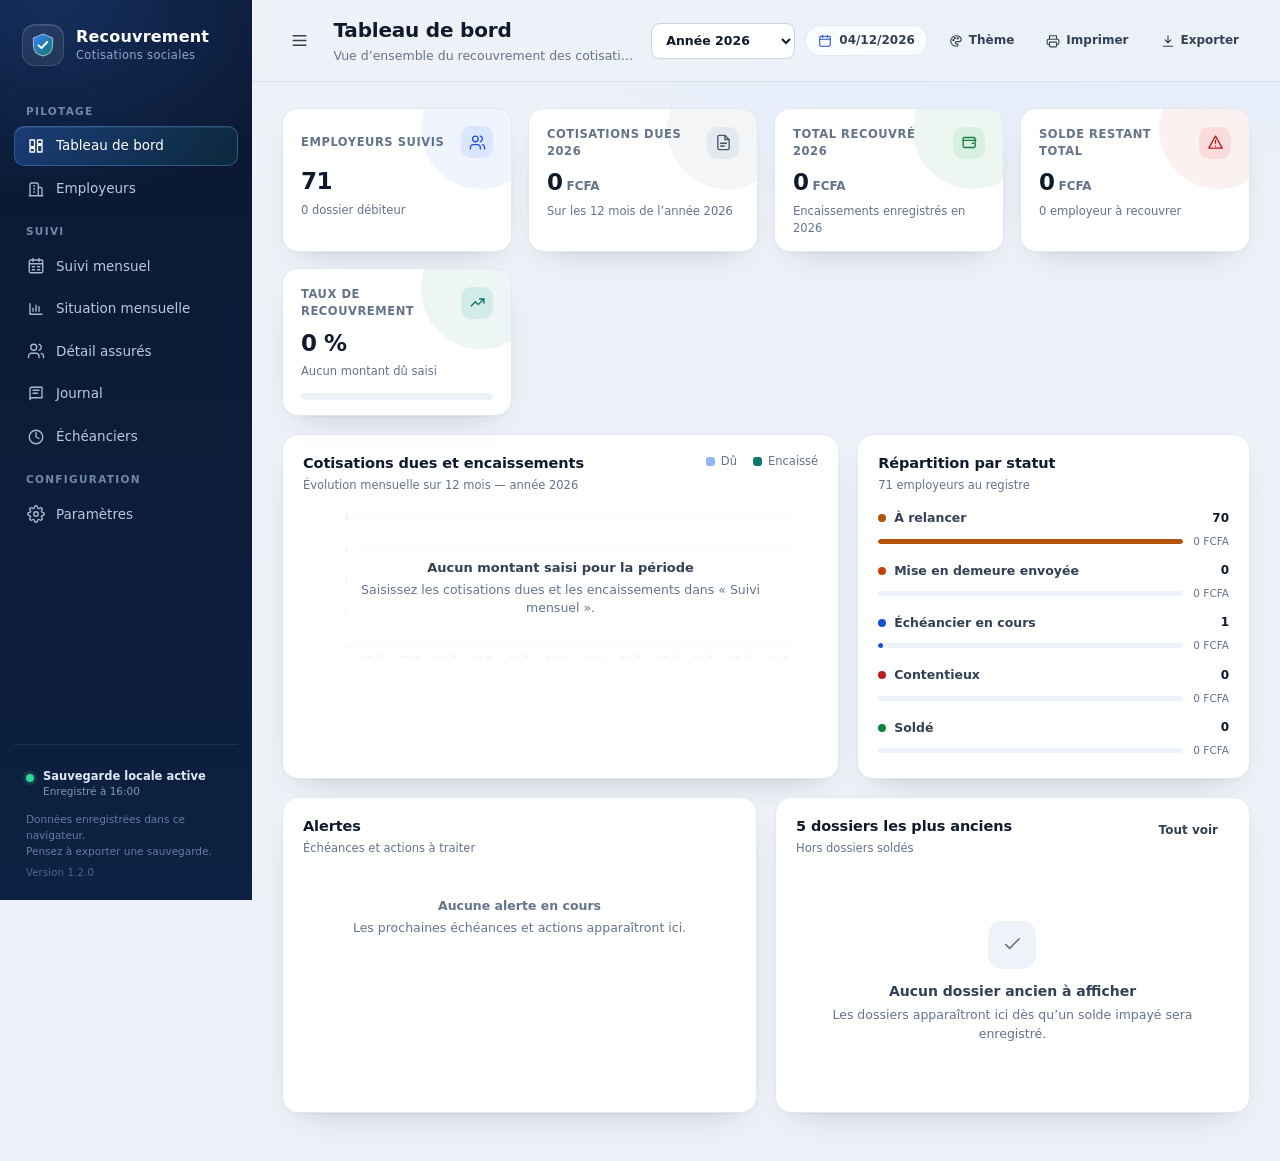
<file: suivi-cotisations/index.html>
<!DOCTYPE html>
<html lang="fr">
<head>
  <meta charset="UTF-8">
  <meta name="viewport" content="width=device-width, initial-scale=1.0">
  <meta name="color-scheme" content="light">
  <meta name="description" content="Application locale de suivi du recouvrement des cotisations sociales impayées.">
  <title>Recouvrement · Suivi des cotisations impayées</title>
  <link rel="icon" href="data:image/svg+xml,%3Csvg xmlns='http://www.w3.org/2000/svg' viewBox='0 0 32 32'%3E%3Crect width='32' height='32' rx='7' fill='%230f172a'/%3E%3Cpath d='M16 5 25 8.5v7c0 5.2-3.6 9.1-9 10.3-5.4-1.2-9-5.1-9-10.3v-7L16 5Z' fill='%230f766e'/%3E%3Cpath d='M11.5 16.2l3 3 6-6.5' fill='none' stroke='%23fff' stroke-width='2.2' stroke-linecap='round' stroke-linejoin='round'/%3E%3C/svg%3E">
  <link rel="stylesheet" href="assets/styles.css">
  <script>
    try {
      var t = localStorage.getItem('suivi-cotisations-theme-v1');
      if (t === 'amber' || t === 'red') document.documentElement.dataset.theme = t;
    } catch (e) {}
  </script>
</head>
<body>
  <div class="boot-error" id="boot-error" role="alert" hidden>
    <strong>L’application n’a pas pu démarrer.</strong>
    <span id="boot-error-detail"></span>
  </div>
  <div class="app" id="app">
    <div class="sidebar-backdrop" id="sidebar-backdrop"></div>
    <aside class="sidebar" id="sidebar">
      <div class="brand">
        <div class="brand-mark" aria-hidden="true">
          <svg viewBox="0 0 32 32" fill="none">
            <path d="M16 3.5 27 8v8.2c0 6.2-4.3 10.9-11 12.3C9.3 27.1 5 22.4 5 16.2V8l11-4.5Z" fill="url(#g1)" stroke="rgba(255,255,255,.55)" stroke-width="1.2"/>
            <path d="M11 16.4l3.2 3.2 6.6-7" stroke="#fff" stroke-width="2.2" stroke-linecap="round" stroke-linejoin="round"/>
            <defs>
              <linearGradient id="g1" x1="5" y1="4" x2="27" y2="28" gradientUnits="userSpaceOnUse">
                <stop stop-color="#3b82f6"/><stop offset="1" stop-color="#0f766e"/>
              </linearGradient>
            </defs>
          </svg>
        </div>
        <div class="brand-text">
          <strong>Recouvrement</strong>
          <span>Cotisations sociales</span>
        </div>
      </div>

      <div class="nav-group-label">Pilotage</div>
      <nav class="nav" aria-label="Navigation principale">
        <a class="nav-link" href="#/dashboard" data-route="dashboard">
          <svg viewBox="0 0 24 24"><path d="M4 13h6V4H4v9Zm0 7h6v-5H4v5Zm10 0h6v-9h-6v9Zm0-16v5h6V4h-6Z"/></svg>
          <span>Tableau de bord</span>
        </a>
        <a class="nav-link" href="#/employers" data-route="employers">
          <svg viewBox="0 0 24 24"><path d="M4 21V6a2 2 0 0 1 2-2h7a2 2 0 0 1 2 2v15M9 8h1M9 12h1M9 16h1M15 21V10h3a2 2 0 0 1 2 2v9M3 21h18"/></svg>
          <span>Employeurs</span>
        </a>
      </nav>

      <div class="nav-group-label">Suivi</div>
      <nav class="nav" aria-label="Navigation de suivi">
        <a class="nav-link" href="#/monthly" data-route="monthly">
          <svg viewBox="0 0 24 24"><path d="M8 2v4M16 2v4M3.5 9h17M5 4h14a2 2 0 0 1 2 2v13a2 2 0 0 1-2 2H5a2 2 0 0 1-2-2V6a2 2 0 0 1 2-2Z"/><path d="M7 13h3M14 13h3M7 17h3M14 17h3"/></svg>
          <span>Suivi mensuel</span>
        </a>
        <a class="nav-link" href="#/situation" data-route="situation">
          <svg viewBox="0 0 24 24"><path d="M4 19V5M4 19h16"/><path d="M8 15v-4M12 15V7M16 15v-6"/></svg>
          <span>Situation mensuelle</span>
        </a>
        <a class="nav-link" href="#/insured" data-route="insured">
          <svg viewBox="0 0 24 24"><path d="M16 21v-2a4 4 0 0 0-4-4H6a4 4 0 0 0-4 4v2"/><circle cx="9" cy="7" r="4"/><path d="M22 21v-2a4 4 0 0 0-3-3.87M16 3.13a4 4 0 0 1 0 7.75"/></svg>
          <span>Détail assurés</span>
        </a>
        <a class="nav-link" href="#/journal" data-route="journal">
          <svg viewBox="0 0 24 24"><path d="M4 19.5A2.5 2.5 0 0 1 6.5 17H20V3H6.5A2.5 2.5 0 0 0 4 5.5v14Z"/><path d="M8 7h8M8 11h6"/></svg>
          <span>Journal</span>
        </a>
        <a class="nav-link" href="#/schedules" data-route="schedules">
          <svg viewBox="0 0 24 24"><path d="M12 6v6l4 2"/><circle cx="12" cy="12" r="9"/></svg>
          <span>Échéanciers</span>
        </a>
      </nav>

      <div class="nav-group-label">Configuration</div>
      <nav class="nav" aria-label="Navigation de configuration">
        <a class="nav-link" href="#/settings" data-route="settings">
          <svg viewBox="0 0 24 24"><circle cx="12" cy="12" r="3"/><path d="M19.4 15a1.7 1.7 0 0 0 .34 1.87l.06.06a2 2 0 1 1-2.83 2.83l-.06-.06a1.7 1.7 0 0 0-1.87-.34 1.7 1.7 0 0 0-1 1.55V21a2 2 0 1 1-4 0v-.09a1.7 1.7 0 0 0-1.11-1.55 1.7 1.7 0 0 0-1.87.34l-.06.06a2 2 0 1 1-2.83-2.83l.06-.06a1.7 1.7 0 0 0 .34-1.87 1.7 1.7 0 0 0-1.55-1H3a2 2 0 1 1 0-4h.09a1.7 1.7 0 0 0 1.55-1.11 1.7 1.7 0 0 0-.34-1.87l-.06-.06a2 2 0 1 1 2.83-2.83l.06.06a1.7 1.7 0 0 0 1.87.34H9a1.7 1.7 0 0 0 1-1.55V3a2 2 0 1 1 4 0v.09a1.7 1.7 0 0 0 1 1.55 1.7 1.7 0 0 0 1.87-.34l.06-.06a2 2 0 1 1 2.83 2.83l-.06.06a1.7 1.7 0 0 0-.34 1.87V9a1.7 1.7 0 0 0 1.55 1H21a2 2 0 1 1 0 4h-.09a1.7 1.7 0 0 0-1.51 1Z"/></svg>
          <span>Paramètres</span>
        </a>
      </nav>

      <div class="sidebar-footer">
        <div class="storage-status" id="storage-status">
          <span class="status-dot" id="storage-dot"></span>
          <div>
            <strong id="storage-label">Sauvegarde locale</strong>
            <span id="storage-time">—</span>
          </div>
        </div>
        <div class="sidebar-hint">Données enregistrées dans ce navigateur.<br>Pensez à exporter une sauvegarde.</div>
        <div class="sidebar-version" id="app-version">Version 1.2.0</div>
      </div>
    </aside>

    <main class="main">
      <header class="topbar">
        <button class="icon-btn menu-btn" id="menu-btn" aria-label="Ouvrir le menu">
          <svg viewBox="0 0 24 24"><path d="M4 6h16M4 12h16M4 18h16"/></svg>
        </button>
        <div class="page-heading">
          <h1 id="page-title">Tableau de bord</h1>
          <p id="page-subtitle">Vue d'ensemble du recouvrement</p>
        </div>
        <div class="topbar-actions">
          <select class="select year-select" id="year-select" aria-label="Année de suivi"></select>
          <span class="today-chip" id="today-chip" title="Date de référence des calculs">
            <svg viewBox="0 0 24 24"><path d="M8 2v4M16 2v4M3.5 9h17M5 4h14a2 2 0 0 1 2 2v13a2 2 0 0 1-2 2H5a2 2 0 0 1-2-2V6a2 2 0 0 1 2-2Z"/></svg>
            <span id="today-label">—</span>
          </span>
          <button class="btn btn-ghost btn-sm" id="theme-toggle" title="Changer le thème de l’application" aria-haspopup="dialog">
            <svg viewBox="0 0 24 24"><path d="M12 3a9 9 0 0 0 0 18h1.5a2 2 0 0 0 0-4H13a2 2 0 0 1 0-4h4a4 4 0 0 0 4-4c0-3.3-4-6-9-6Z"/><circle cx="7.5" cy="10.5" r="1"/><circle cx="10" cy="7" r="1"/><circle cx="15" cy="7.5" r="1"/></svg>
            Thème
          </button>
          <button class="btn btn-ghost btn-sm" id="print-page" title="Imprimer cette vue ou l’enregistrer en PDF">
            <svg viewBox="0 0 24 24"><path d="M6 9V3h12v6M6 18H4a2 2 0 0 1-2-2v-5a2 2 0 0 1 2-2h16a2 2 0 0 1 2 2v5a2 2 0 0 1-2 2h-2"/><rect x="6" y="14" width="12" height="8" rx="1"/></svg>
            Imprimer
          </button>
          <button class="btn btn-ghost btn-sm" id="quick-export" title="Télécharger une sauvegarde complète">
            <svg viewBox="0 0 24 24"><path d="M12 3v12M7 10l5 5 5-5M4 21h16"/></svg>
            Exporter
          </button>
        </div>
      </header>

      <div class="print-head" aria-hidden="true">
        <div class="print-brand">Recouvrement · Cotisations sociales</div>
        <div class="print-title" id="print-title">—</div>
        <div class="print-meta" id="print-meta">—</div>
      </div>

      <div class="storage-alert" id="storage-alert" role="alert" hidden>
        <svg viewBox="0 0 24 24" aria-hidden="true"><path d="M12 9v4M12 17h.01M10.3 3.9 2.6 17.1A2 2 0 0 0 4.3 20h15.4a2 2 0 0 0 1.7-2.9L13.7 3.9a2 2 0 0 0-3.4 0Z"/></svg>
        <div class="storage-alert-text">
          <strong id="storage-alert-title">Stockage local presque plein</strong>
          <span id="storage-alert-message"></span>
        </div>
        <button class="btn btn-sm" type="button" id="storage-alert-export">Exporter une sauvegarde</button>
      </div>

      <div class="view" id="view" tabindex="-1"></div>
    </main>
  </div>

  <div class="modal-root" id="modal-root" hidden></div>
  <div class="toast-root" id="toast-root" aria-live="polite"></div>

  <script>
    window.reportBootError = function (file) {
      var box = document.getElementById('boot-error');
      var detail = document.getElementById('boot-error-detail');
      if (!box) return;
      box.hidden = false;
      if (detail) {
        var message = 'Fichier manquant ou illisible : ' + file + '. Décompressez l’archive complète en gardant le dossier assets à côté de index.html.';
        detail.textContent = detail.textContent ? detail.textContent + ' · ' + message : message;
      }
    };
  </script>
  <script src="assets/data.js" onerror="reportBootError('assets/data.js')"></script>
  <script src="assets/core.js" onerror="reportBootError('assets/core.js')"></script>
  <script src="assets/views.js" onerror="reportBootError('assets/views.js')"></script>
  <script src="assets/app.js" onerror="reportBootError('assets/app.js')"></script>
  <script>
    window.addEventListener('DOMContentLoaded', function () {
      if (typeof seedState !== 'function' || typeof renderCurrentView !== 'function') {
        reportBootError('un script de l’application');
      }
    });
  </script>
</body>
</html>
</file>
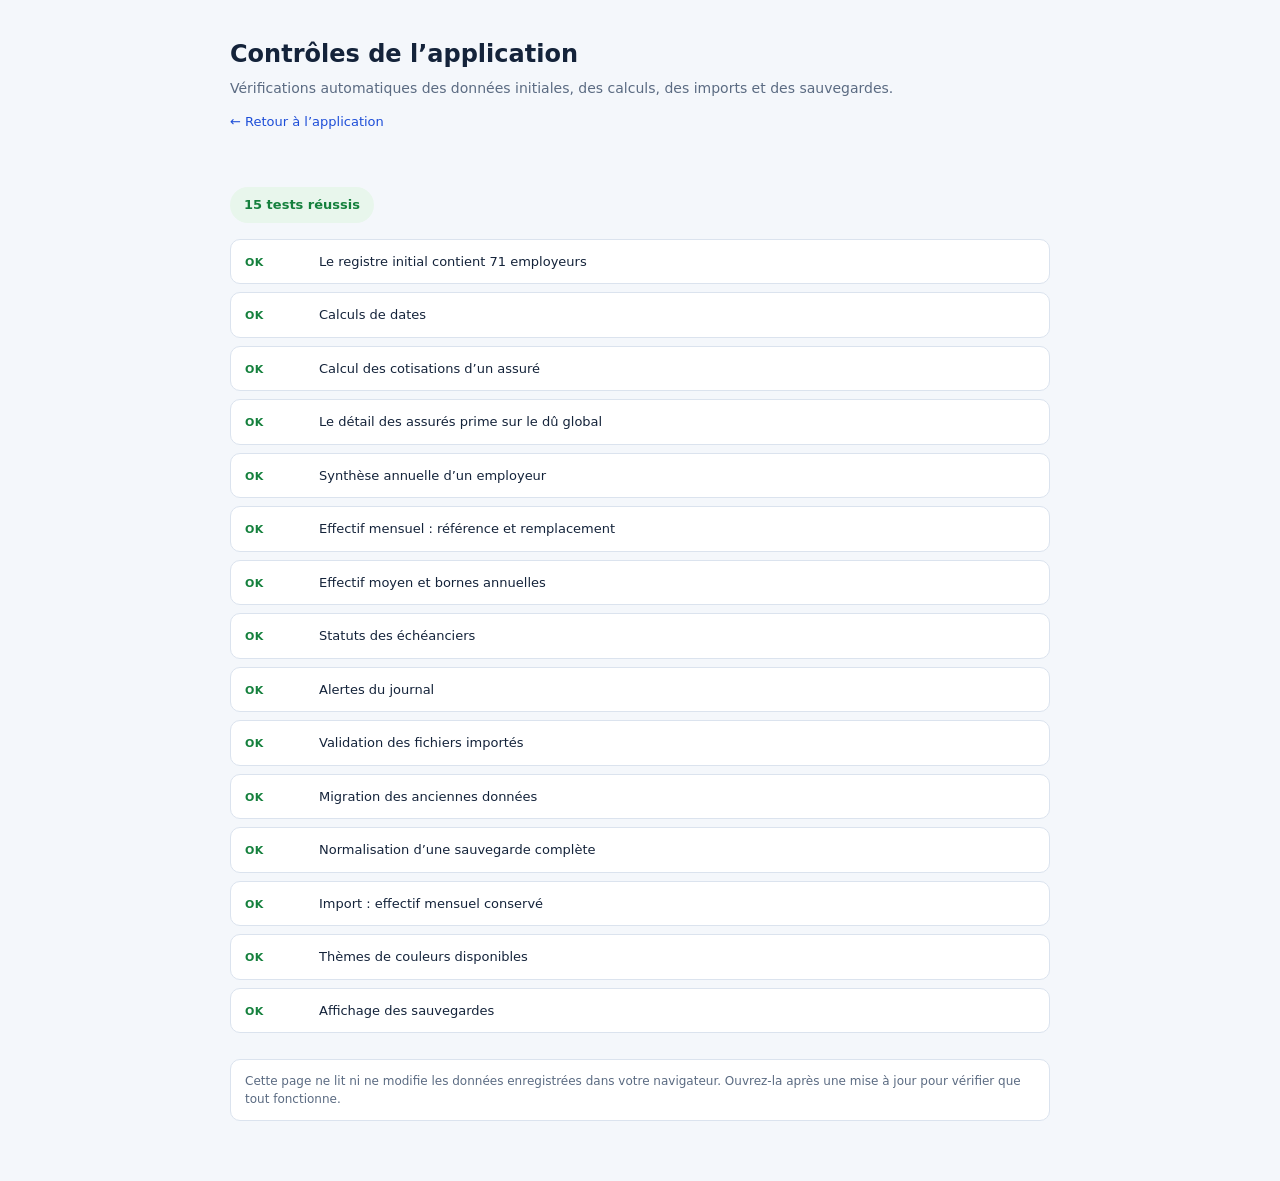
<file: suivi-cotisations/tests.html>
<!DOCTYPE html>
<html lang="fr">
<head>
  <meta charset="utf-8">
  <meta name="viewport" content="width=device-width, initial-scale=1">
  <title>Tests — Suivi des cotisations</title>
  <style>
    :root {
      --ink: #14233a;
      --muted: #5b6b82;
      --line: #dbe3ee;
      --green: #15803d;
      --green-soft: #e8f6ec;
      --red: #b91c1c;
      --red-soft: #fdecec;
      --primary: #1d4ed8;
    }
    * { box-sizing: border-box; }
    body {
      margin: 0;
      font-family: "Segoe UI", system-ui, -apple-system, sans-serif;
      color: var(--ink);
      background: #f4f7fb;
      line-height: 1.5;
    }
    main { max-width: 860px; margin: 0 auto; padding: 32px 20px 60px; }
    header { max-width: 860px; margin: 0 auto; padding: 36px 20px 0; }
    h1 { font-size: 24px; margin: 0 0 6px; }
    header p { margin: 0 0 10px; color: var(--muted); font-size: 14px; }
    a { color: var(--primary); font-size: 13px; text-decoration: none; }
    a:hover { text-decoration: underline; }
    .summary {
      display: inline-block;
      margin: 22px 0 16px;
      padding: 8px 14px;
      border-radius: 999px;
      font-size: 13px;
      font-weight: 700;
      background: #eef2f8;
    }
    .summary.good { background: var(--green-soft); color: var(--green); }
    .summary.bad { background: var(--red-soft); color: var(--red); }
    ul { list-style: none; margin: 0; padding: 0; display: flex; flex-direction: column; gap: 8px; }
    li {
      display: grid;
      grid-template-columns: 64px 1fr;
      gap: 10px;
      align-items: baseline;
      padding: 12px 14px;
      background: #fff;
      border: 1px solid var(--line);
      border-radius: 10px;
      font-size: 13px;
    }
    li strong { font-size: 11px; letter-spacing: .04em; }
    li.ok strong { color: var(--green); }
    li.ko strong { color: var(--red); }
    li.ko { border-color: #f2c4c4; background: #fffafa; }
    li p { grid-column: 2; margin: 4px 0 0; color: var(--red); font-size: 12px; }
    .note { margin-top: 26px; padding: 12px 14px; background: #fff; border: 1px solid var(--line); border-radius: 10px; color: var(--muted); font-size: 12px; }
  </style>
</head>
<body>
  <header>
    <h1>Contrôles de l’application</h1>
    <p>Vérifications automatiques des données initiales, des calculs, des imports et des sauvegardes.</p>
    <a href="index.html">← Retour à l’application</a>
  </header>
  <main>
    <div class="summary" id="test-summary">Exécution…</div>
    <ul id="test-results"></ul>
    <div class="note">
      Cette page ne lit ni ne modifie les données enregistrées dans votre navigateur.
      Ouvrez-la après une mise à jour pour vérifier que tout fonctionne.
    </div>
  </main>

  <script src="assets/data.js"></script>
  <script src="assets/core.js"></script>
  <script src="assets/tests.js"></script>
</body>
</html>
</file>
<file: suivi-cotisations/assets/styles.css>
/* ============================================================
   Recouvrement — feuille de style principale
   ============================================================ */

:root {
  --bg: #eef2f8;
  --bg-grad: radial-gradient(1200px 600px at 80% -10%, #dbe7ff 0%, rgba(219, 231, 255, 0) 55%),
             radial-gradient(900px 500px at -10% 110%, #d9f3ee 0%, rgba(217, 243, 238, 0) 50%);
  --surface: #ffffff;
  --surface-2: #f7f9fc;
  --surface-3: #eef3fa;
  --ink: #0f1b2d;
  --ink-2: #334155;
  --muted: #64748b;
  --muted-2: #8291a6;
  --line: #e3e9f2;
  --line-strong: #cbd5e1;
  --primary: #1d4ed8;
  --primary-dark: #1e3a8a;
  --primary-soft: #e8efff;
  --teal: #0f766e;
  --teal-soft: #e2f5f1;
  --green: #15803d;
  --green-soft: #e7f7ee;
  --amber: #b45309;
  --amber-soft: #fdf3df;
  --orange: #c2410c;
  --orange-soft: #ffedd5;
  --red: #b91c1c;
  --red-soft: #fee9e9;
  --slate-soft: #eef2f7;
  --sidebar-1: #0a1730;
  --sidebar-2: #0e2142;
  --sidebar-text: #dbe6f7;
  --sidebar-glow: rgba(59, 130, 246, .22);
  --nav-active: linear-gradient(90deg, rgba(59, 130, 246, .28), rgba(15, 118, 110, .18));
  --nav-active-border: rgba(96, 165, 250, .35);
  --topbar-bg: rgba(238, 242, 248, .82);
  --topbar-border: rgba(203, 213, 225, .55);
  --primary-grad: linear-gradient(135deg, #2563eb, #1d4ed8);
  --primary-grad-hover: linear-gradient(135deg, #1d4ed8, #1e40af);
  --primary-border: #1d4ed8;
  --primary-ink: #23458f;
  --primary-line: #d5e2ff;
  --accent-grad: linear-gradient(90deg, #2563eb, #0f766e);
  --radius: 16px;
  --radius-sm: 10px;
  --shadow: 0 1px 2px rgba(15, 27, 45, .04), 0 14px 34px -20px rgba(15, 27, 45, .28);
  --shadow-sm: 0 1px 2px rgba(15, 27, 45, .05);
  --font: "Segoe UI", system-ui, -apple-system, "Helvetica Neue", Arial, sans-serif;
}

/* ---------- Thèmes ---------- */
:root[data-theme="amber"] {
  --bg: #f3f1ea;
  --bg-grad: radial-gradient(1200px 600px at 80% -10%, #f7e9b4 0%, rgba(247, 233, 180, 0) 55%),
             radial-gradient(900px 500px at -10% 110%, #e8e2d3 0%, rgba(232, 226, 211, 0) 50%);
  --surface-2: #faf8f1;
  --surface-3: #f3efe2;
  --line: #e6e0cf;
  --line-strong: #d6cdb8;
  --primary: #a16207;
  --primary-dark: #713f12;
  --primary-soft: #fbf1d4;
  --primary-ink: #6b4708;
  --primary-line: #ecd9a3;
  --primary-grad: linear-gradient(135deg, #eab308, #ca8a04);
  --primary-grad-hover: linear-gradient(135deg, #ca8a04, #a16207);
  --primary-border: #ca8a04;
  --topbar-bg: rgba(243, 241, 234, .85);
  --topbar-border: rgba(198, 189, 165, .6);
  --sidebar-1: #1d1a13;
  --sidebar-2: #2c271b;
  --sidebar-text: #ece5d4;
  --sidebar-glow: rgba(234, 179, 8, .20);
  --nav-active: linear-gradient(90deg, rgba(234, 179, 8, .30), rgba(202, 138, 4, .14));
  --nav-active-border: rgba(234, 179, 8, .45);
  --accent-grad: linear-gradient(90deg, #eab308, #ca8a04);
}

:root[data-theme="red"] {
  --bg: #f1efef;
  --bg-grad: radial-gradient(1200px 600px at 80% -10%, #f4dada 0%, rgba(244, 218, 218, 0) 55%),
             radial-gradient(900px 500px at -10% 110%, #e7dede 0%, rgba(231, 222, 222, 0) 50%);
  --surface-2: #faf8f8;
  --surface-3: #f2ebeb;
  --line: #e7dede;
  --line-strong: #d8c8c8;
  --primary: #b91c1c;
  --primary-dark: #7f1d1d;
  --primary-soft: #fbeaea;
  --primary-ink: #8f1d1d;
  --primary-line: #f3cccc;
  --primary-grad: linear-gradient(135deg, #ef4444, #b91c1c);
  --primary-grad-hover: linear-gradient(135deg, #dc2626, #991b1b);
  --primary-border: #b91c1c;
  --topbar-bg: rgba(241, 239, 239, .85);
  --topbar-border: rgba(200, 186, 186, .6);
  --sidebar-1: #1b1113;
  --sidebar-2: #2a1a1e;
  --sidebar-text: #ecdcdc;
  --sidebar-glow: rgba(239, 68, 68, .20);
  --nav-active: linear-gradient(90deg, rgba(239, 68, 68, .30), rgba(185, 28, 28, .16));
  --nav-active-border: rgba(248, 113, 113, .45);
  --accent-grad: linear-gradient(90deg, #ef4444, #991b1b);
}

* { box-sizing: border-box; }

html, body { height: 100%; }

body {
  margin: 0;
  font-family: var(--font);
  color: var(--ink);
  background: var(--bg);
  background-image: var(--bg-grad);
  background-attachment: fixed;
  -webkit-font-smoothing: antialiased;
  font-size: 14px;
  line-height: 1.45;
}

h1, h2, h3, h4, p { margin: 0; }
button, input, select, textarea { font: inherit; color: inherit; }
a { color: var(--primary); }
svg { display: block; }

.app { min-height: 100%; }

.boot-error {
  padding: 12px 20px;
  background: var(--red-soft);
  border-bottom: 1px solid #f6caca;
  color: #8f1d1d;
  font-size: 13px;
  line-height: 1.5;
}
.boot-error[hidden] { display: none; }
.boot-error strong { font-weight: 700; }
.boot-error span { margin-left: 6px; }

/* ---------- Sidebar ---------- */
.sidebar {
  position: fixed;
  inset: 0 auto 0 0;
  width: 252px;
  z-index: 40;
  display: flex;
  flex-direction: column;
  padding: 22px 14px 16px;
  background:
    radial-gradient(420px 280px at 20% 0%, var(--sidebar-glow), transparent 70%),
    linear-gradient(180deg, var(--sidebar-1), var(--sidebar-2));
  color: var(--sidebar-text);
  overflow-y: auto;
}

.brand {
  display: flex;
  align-items: center;
  gap: 12px;
  padding: 2px 8px 22px;
}

.brand-mark {
  width: 42px;
  height: 42px;
  border-radius: 13px;
  display: grid;
  place-items: center;
  background: rgba(255, 255, 255, .07);
  border: 1px solid rgba(255, 255, 255, .14);
  box-shadow: inset 0 1px 0 rgba(255, 255, 255, .12);
}
.brand-mark svg { width: 28px; height: 28px; }

.brand-text { display: flex; flex-direction: column; line-height: 1.15; }
.brand-text strong { color: #fff; font-size: 16px; letter-spacing: .2px; }
.brand-text span { color: #8fa6c8; font-size: 11.5px; letter-spacing: .3px; margin-top: 3px; }

.nav-group-label {
  font-size: 10.5px;
  text-transform: uppercase;
  letter-spacing: 1.3px;
  color: #6f88ad;
  padding: 16px 12px 7px;
  font-weight: 700;
}

.nav { display: flex; flex-direction: column; gap: 3px; }

.nav-link {
  display: flex;
  align-items: center;
  gap: 11px;
  padding: 9px 12px;
  border-radius: 10px;
  color: #b9c9e2;
  text-decoration: none;
  font-size: 13.5px;
  font-weight: 500;
  border: 1px solid transparent;
  transition: background .16s ease, color .16s ease, border-color .16s ease;
}
.nav-link svg {
  width: 18px; height: 18px;
  fill: none; stroke: currentColor; stroke-width: 1.8;
  stroke-linecap: round; stroke-linejoin: round;
  opacity: .9;
  flex: 0 0 auto;
}
.nav-link:hover { background: rgba(255, 255, 255, .06); color: #fff; }
.nav-link.active {
  background: var(--nav-active);
  border-color: var(--nav-active-border);
  color: #fff;
  box-shadow: inset 0 1px 0 rgba(255, 255, 255, .08);
}
.nav-link.active svg { opacity: 1; }

.sidebar-footer {
  margin-top: auto;
  padding: 18px 8px 4px;
  border-top: 1px solid rgba(255, 255, 255, .08);
}
.storage-status { display: flex; align-items: flex-start; gap: 9px; padding: 6px 4px; }
.status-dot {
  width: 8px; height: 8px; border-radius: 50%;
  background: #34d399; margin-top: 5px; flex: 0 0 auto;
  box-shadow: 0 0 0 3px rgba(52, 211, 153, .14);
}
.status-dot.off { background: #f87171; box-shadow: 0 0 0 3px rgba(248, 113, 113, .14); }
.status-dot.warn { background: #fbbf24; box-shadow: 0 0 0 3px rgba(251, 191, 36, .16); }
.storage-status div { display: flex; flex-direction: column; line-height: 1.35; }
.storage-status strong { color: #dfe9f8; font-size: 11.5px; font-weight: 600; }
.storage-status span { color: #7f97b9; font-size: 10.5px; }
.sidebar-hint { color: #647d9f; font-size: 10.5px; line-height: 1.5; padding: 8px 4px 0; }
.sidebar-version { color: #4e6a8f; font-size: 10px; padding: 6px 4px 0; letter-spacing: .02em; }

.sidebar-backdrop { display: none; }

/* ---------- Main / topbar ---------- */
.main {
  margin-left: 252px;
  min-height: 100vh;
  display: flex;
  flex-direction: column;
}

.topbar {
  position: sticky;
  top: 0;
  z-index: 25;
  display: flex;
  align-items: center;
  gap: 16px;
  padding: 16px 30px;
  background: var(--topbar-bg);
  backdrop-filter: blur(10px);
  border-bottom: 1px solid var(--topbar-border);
}

.page-heading { min-width: 0; }
.page-heading h1 { font-size: 20px; font-weight: 700; letter-spacing: -.2px; color: var(--ink); white-space: nowrap; overflow: hidden; text-overflow: ellipsis; }
.page-heading p { font-size: 12.5px; color: var(--muted); margin-top: 2px; white-space: nowrap; overflow: hidden; text-overflow: ellipsis; }

.topbar-actions { margin-left: auto; display: flex; align-items: center; gap: 10px; }
.today-chip {
  display: inline-flex; align-items: center; gap: 7px;
  background: rgba(255, 255, 255, .75);
  border: 1px solid var(--line);
  color: var(--ink-2);
  border-radius: 999px;
  padding: 6px 12px;
  font-size: 12px;
  font-weight: 600;
  white-space: nowrap;
}
.today-chip svg { width: 14px; height: 14px; fill: none; stroke: var(--primary); stroke-width: 1.8; stroke-linecap: round; stroke-linejoin: round; }
.year-select {
  font-weight: 700;
  font-size: 12.5px;
  padding: 6px 28px 6px 10px;
  background: rgba(255, 255, 255, .85);
  color: var(--ink);
}
.menu-btn { display: none; }

.view {
  flex: 1;
  padding: 26px 30px 48px;
  max-width: 1660px;
  width: 100%;
  outline: none;
}

.view-enter { animation: viewEnter .22s ease both; }

.storage-alert {
  display: flex;
  align-items: center;
  gap: 12px;
  margin: 14px 30px 0;
  padding: 10px 14px;
  border: 1px solid #f4dfb8;
  border-radius: 10px;
  background: var(--amber-soft);
  color: #7c4311;
}
.storage-alert[hidden] { display: none; }
.storage-alert.danger { border-color: #f6caca; background: var(--red-soft); color: #8f1d1d; }
.storage-alert > svg {
  width: 18px; height: 18px; flex: 0 0 auto;
  fill: none; stroke: currentColor; stroke-width: 1.8; stroke-linecap: round; stroke-linejoin: round;
}
.storage-alert-text { flex: 1; min-width: 0; display: flex; flex-direction: column; line-height: 1.35; }
.storage-alert-text strong { font-size: 12.5px; font-weight: 700; }
.storage-alert-text span { font-size: 11.5px; }
.storage-alert .btn { flex: 0 0 auto; }

@media (max-width: 720px) {
  .storage-alert { flex-wrap: wrap; margin: 10px 14px 0; }
  .storage-alert .btn { margin-left: 30px; }
}
@keyframes viewEnter {
  from { opacity: 0; transform: translateY(5px); }
  to { opacity: 1; transform: none; }
}

/* ---------- Buttons ---------- */
.btn {
  display: inline-flex;
  align-items: center;
  justify-content: center;
  gap: 8px;
  border: 1px solid var(--line-strong);
  background: var(--surface);
  color: var(--ink-2);
  border-radius: 10px;
  padding: 8px 14px;
  font-size: 13px;
  font-weight: 600;
  line-height: 1.2;
  cursor: pointer;
  text-decoration: none;
  white-space: nowrap;
  transition: background .15s, border-color .15s, color .15s, box-shadow .15s, transform .05s;
  box-shadow: var(--shadow-sm);
}
.btn svg { width: 16px; height: 16px; fill: none; stroke: currentColor; stroke-width: 1.9; stroke-linecap: round; stroke-linejoin: round; }
.btn:hover { border-color: #a9b8cc; background: #fbfcfe; }
.btn:active { transform: translateY(1px); }
.btn-primary {
  background: var(--primary-grad);
  border-color: var(--primary-border);
  color: #fff;
  box-shadow: 0 8px 18px -10px rgba(29, 78, 216, .8);
}
.btn-primary:hover { background: var(--primary-grad-hover); border-color: var(--primary-dark); }
.btn-ghost { background: transparent; border-color: transparent; box-shadow: none; color: var(--ink-2); }
.btn-ghost:hover { background: rgba(255, 255, 255, .75); border-color: var(--line); }
.btn-outline-primary { color: var(--primary); border-color: #bfd0f7; background: var(--primary-soft); }
.btn-outline-primary:hover { background: #dbe7ff; border-color: #9dbcf5; }
.btn-danger { color: var(--red); border-color: #f3c4c4; background: #fff6f6; }
.btn-danger:hover { background: var(--red-soft); border-color: #eba3a3; }
.btn-sm { padding: 6px 10px; font-size: 12px; border-radius: 8px; gap: 6px; }
.btn-sm svg { width: 14px; height: 14px; }
.btn-icon { width: 34px; height: 34px; padding: 0; border-radius: 9px; }
.btn-icon svg { width: 16px; height: 16px; }
.btn[disabled] { opacity: .55; cursor: not-allowed; }

.icon-btn {
  display: inline-grid;
  place-items: center;
  width: 36px; height: 36px;
  border-radius: 10px;
  border: 1px solid transparent;
  background: transparent;
  color: var(--ink-2);
  cursor: pointer;
}
.icon-btn svg { width: 19px; height: 19px; fill: none; stroke: currentColor; stroke-width: 1.8; stroke-linecap: round; stroke-linejoin: round; }
.icon-btn:hover { background: rgba(255, 255, 255, .8); border-color: var(--line); }

/* ---------- Cards ---------- */
.card {
  background: var(--surface);
  border: 1px solid var(--line);
  border-radius: var(--radius);
  box-shadow: var(--shadow);
  min-width: 0;
}
.card-head {
  display: flex;
  align-items: flex-start;
  justify-content: space-between;
  gap: 12px;
  padding: 18px 20px 0;
}
.card-title { font-size: 14.5px; font-weight: 700; letter-spacing: -.1px; }
.card-sub { font-size: 11.5px; color: var(--muted); margin-top: 3px; }
.card-body { padding: 16px 20px 20px; }

/* ---------- KPI ---------- */
.kpi-grid {
  display: grid;
  grid-template-columns: repeat(auto-fit, minmax(205px, 1fr));
  gap: 16px;
  margin-bottom: 18px;
}
.kpi {
  position: relative;
  overflow: hidden;
  background: var(--surface);
  border: 1px solid var(--line);
  border-radius: var(--radius);
  padding: 17px 18px 15px;
  box-shadow: var(--shadow);
  display: flex;
  flex-direction: column;
  gap: 10px;
  min-width: 0;
}
.kpi::after {
  content: "";
  position: absolute;
  right: -30px; top: -40px;
  width: 120px; height: 120px;
  border-radius: 50%;
  background: var(--kpi-tint, rgba(37, 99, 235, .07));
  pointer-events: none;
}
.kpi-top { display: flex; align-items: center; justify-content: space-between; gap: 10px; }
.kpi-label { font-size: 11.5px; font-weight: 700; color: var(--muted); text-transform: uppercase; letter-spacing: .55px; }
.kpi-icon {
  width: 32px; height: 32px; border-radius: 10px;
  display: grid; place-items: center;
  background: var(--kpi-soft, var(--primary-soft));
  color: var(--kpi-color, var(--primary));
  flex: 0 0 auto;
}
.kpi-icon svg { width: 17px; height: 17px; fill: none; stroke: currentColor; stroke-width: 1.9; stroke-linecap: round; stroke-linejoin: round; }
.kpi-value { font-size: 23px; font-weight: 750; letter-spacing: -.5px; color: var(--ink); font-variant-numeric: tabular-nums; line-height: 1.15; }
.kpi-value small { font-size: 12px; font-weight: 600; color: var(--muted); margin-left: 4px; letter-spacing: 0; }
.kpi-sub { font-size: 11.5px; color: var(--muted); display: flex; align-items: center; gap: 6px; margin-top: -3px; }
.kpi-sub .up { color: var(--green); font-weight: 700; }
.kpi-sub .down { color: var(--red); font-weight: 700; }
.kpi-progress { height: 7px; border-radius: 99px; background: var(--surface-3); overflow: hidden; margin-top: 3px; }
.kpi-progress > span { display: block; height: 100%; border-radius: inherit; background: var(--accent-grad); }

.kpi.k-green { --kpi-color: var(--green); --kpi-soft: var(--green-soft); --kpi-tint: rgba(21, 128, 61, .07); }
.kpi.k-red { --kpi-color: var(--red); --kpi-soft: var(--red-soft); --kpi-tint: rgba(185, 28, 28, .06); }
.kpi.k-amber { --kpi-color: var(--amber); --kpi-soft: var(--amber-soft); --kpi-tint: rgba(180, 83, 9, .07); }
.kpi.k-teal { --kpi-color: var(--teal); --kpi-soft: var(--teal-soft); --kpi-tint: rgba(15, 118, 110, .07); }
.kpi.k-slate { --kpi-color: #475569; --kpi-soft: var(--slate-soft); --kpi-tint: rgba(71, 85, 105, .06); }

/* ---------- Dashboard grid ---------- */
.dash-grid {
  display: grid;
  grid-template-columns: repeat(12, minmax(0, 1fr));
  gap: 18px;
}
.col-4 { grid-column: span 4; }
.col-6 { grid-column: span 6; }
.col-8 { grid-column: span 8; }
.col-12 { grid-column: span 12; }

/* Chart */
.chart-legend { display: flex; align-items: center; gap: 16px; font-size: 11.5px; color: var(--muted); }
.legend-item { display: inline-flex; align-items: center; gap: 6px; }
.legend-dot { width: 9px; height: 9px; border-radius: 3px; display: inline-block; }
.legend-dot.due { background: #93b4f8; }
.legend-dot.paid { background: #0f766e; }
.chart-box { padding: 8px 14px 8px; position: relative; }
.chart-box svg { width: 100%; height: auto; display: block; }
.chart-empty {
  position: absolute; inset: 10px;
  display: grid; place-items: center;
  text-align: center;
  background: linear-gradient(180deg, rgba(255,255,255,.55), rgba(255,255,255,.88));
  border-radius: 12px;
  color: var(--muted);
  font-size: 12.5px;
  padding: 20px;
}
.chart-empty strong { display: block; color: var(--ink-2); font-size: 13px; margin-bottom: 3px; }

/* Status list */
.status-list { display: flex; flex-direction: column; gap: 13px; }
.status-row { display: grid; grid-template-columns: 1fr auto; gap: 6px 10px; align-items: center; }
.status-name { display: flex; align-items: center; gap: 8px; font-size: 12.5px; color: var(--ink-2); font-weight: 550; min-width: 0; }
.status-name .dot { width: 8px; height: 8px; border-radius: 50%; flex: 0 0 auto; }
.status-count { font-size: 12px; font-weight: 700; color: var(--ink); font-variant-numeric: tabular-nums; }
.status-meta { grid-column: 1 / -1; display: flex; align-items: center; gap: 10px; }
.status-bar { flex: 1; height: 5px; border-radius: 99px; background: var(--surface-3); overflow: hidden; }
.status-bar > span { display: block; height: 100%; border-radius: inherit; }
.status-amount { font-size: 10.5px; color: var(--muted); font-variant-numeric: tabular-nums; white-space: nowrap; }

/* Alerts */
.alert-list { display: flex; flex-direction: column; gap: 8px; }
.alert-row {
  display: flex; align-items: center; gap: 12px;
  padding: 11px 12px;
  border: 1px solid var(--line);
  border-radius: 11px;
  background: var(--surface-2);
  text-decoration: none;
  color: inherit;
  transition: border-color .15s, background .15s;
}
.alert-row:hover { border-color: #b9c8dd; background: #fbfcff; }
.alert-ico {
  width: 34px; height: 34px; border-radius: 10px;
  display: grid; place-items: center; flex: 0 0 auto;
  background: var(--red-soft); color: var(--red);
}
.alert-ico.warn { background: var(--amber-soft); color: var(--amber); }
.alert-ico.info { background: var(--primary-soft); color: var(--primary); }
.alert-ico.ok { background: var(--green-soft); color: var(--green); }
.alert-ico svg { width: 17px; height: 17px; fill: none; stroke: currentColor; stroke-width: 1.9; stroke-linecap: round; stroke-linejoin: round; }
.alert-text { min-width: 0; flex: 1; }
.alert-text strong { display: block; font-size: 12.5px; font-weight: 650; color: var(--ink); }
.alert-text span { display: block; font-size: 11px; color: var(--muted); margin-top: 1px; }
.alert-value { font-size: 13px; font-weight: 750; font-variant-numeric: tabular-nums; white-space: nowrap; }
.alert-value.red { color: var(--red); }
.alert-value.amber { color: var(--amber); }
.alert-value.blue { color: var(--primary); }
.alert-empty { text-align: center; color: var(--muted); font-size: 12.5px; padding: 24px 10px; }

/* Top oldest */
.top-list { display: flex; flex-direction: column; gap: 4px; }
.top-row {
  display: grid;
  grid-template-columns: 26px 1fr auto;
  gap: 10px;
  align-items: center;
  padding: 9px 6px;
  border-radius: 10px;
  cursor: pointer;
  border: 1px solid transparent;
}
.top-row:hover { background: var(--surface-2); border-color: var(--line); }
.top-rank {
  width: 24px; height: 24px; border-radius: 8px;
  display: grid; place-items: center;
  background: var(--surface-3);
  color: var(--muted);
  font-size: 11px; font-weight: 700;
}
.top-row:first-child .top-rank { background: var(--red-soft); color: var(--red); }
.top-main { min-width: 0; }
.top-main strong { display: block; font-size: 12.5px; font-weight: 650; white-space: nowrap; overflow: hidden; text-overflow: ellipsis; }
.top-main span { display: block; font-size: 10.5px; color: var(--muted); margin-top: 1px; }
.top-amount { text-align: right; }
.top-amount strong { display: block; font-size: 12.5px; font-variant-numeric: tabular-nums; color: var(--red); }
.top-amount span { display: block; font-size: 10px; color: var(--muted); }

/* ---------- Toolbar / filters ---------- */
.page-actions {
  display: flex;
  align-items: center;
  gap: 10px;
  flex-wrap: wrap;
  margin-bottom: 16px;
}
.page-actions .spacer { flex: 1; }
.toolbar {
  display: flex;
  align-items: center;
  gap: 10px;
  flex-wrap: wrap;
  padding: 14px 18px;
  border-bottom: 1px solid var(--line);
}
.toolbar .spacer { flex: 1; }
.search-box { position: relative; min-width: 220px; flex: 0 1 300px; }
.search-box svg {
  position: absolute; left: 11px; top: 50%; transform: translateY(-50%);
  width: 15px; height: 15px; fill: none; stroke: var(--muted); stroke-width: 1.9; stroke-linecap: round;
}
.search-box input {
  width: 100%;
  padding: 8px 12px 8px 34px;
  border: 1px solid var(--line-strong);
  border-radius: 9px;
  background: var(--surface);
  font-size: 12.5px;
  outline: none;
}
.search-box input:focus { border-color: #7ea4f2; box-shadow: 0 0 0 3px rgba(37, 99, 235, .12); }

.select, .input, .textarea {
  border: 1px solid var(--line-strong);
  border-radius: 9px;
  background: var(--surface);
  padding: 8px 10px;
  font-size: 12.5px;
  outline: none;
  min-height: 36px;
}
.select:focus, .input:focus, .textarea:focus {
  border-color: #7ea4f2;
  box-shadow: 0 0 0 3px rgba(37, 99, 235, .12);
}
.select { padding-right: 28px; }
.textarea { resize: vertical; min-height: 76px; width: 100%; }
.input-sm { min-height: 32px; padding: 5px 8px; font-size: 12px; border-radius: 7px; }

.filter-label { font-size: 11.5px; color: var(--muted); font-weight: 600; white-space: nowrap; }

.result-count { font-size: 12px; color: var(--muted); white-space: nowrap; }
.result-count strong { color: var(--ink); }

/* ---------- Tables ---------- */
.table-wrap {
  overflow: auto;
  max-height: calc(100vh - 250px);
  border-radius: 0 0 var(--radius) var(--radius);
  scrollbar-width: thin;
}
.table-wrap.tall { max-height: none; }
.load-more {
  display: flex; align-items: center; gap: 12px; flex-wrap: wrap;
  padding: 12px 16px; border-top: 1px solid var(--line); background: var(--surface-2);
  font-size: 11.5px; color: var(--muted);
}
.load-more span { flex: 1; min-width: 200px; }
table.data-table {
  width: 100%;
  border-collapse: separate;
  border-spacing: 0;
  font-size: 12.5px;
  min-width: 900px;
}
.data-table thead th {
  position: sticky;
  top: 0;
  z-index: 4;
  background: #f4f7fc;
  color: #52637a;
  text-align: left;
  font-size: 10.5px;
  font-weight: 700;
  letter-spacing: .45px;
  text-transform: uppercase;
  padding: 10px 12px;
  border-bottom: 1px solid var(--line);
  white-space: nowrap;
}
.data-table tbody td {
  padding: 10px 12px;
  border-bottom: 1px solid #edf1f7;
  vertical-align: middle;
  background: var(--surface);
}
.data-table tbody tr:hover td { background: #f8faff; }
.data-table tbody tr:last-child td { border-bottom: 0; }
.data-table td.num, .data-table th.num { text-align: right; font-variant-numeric: tabular-nums; white-space: nowrap; }
.data-table .strong { font-weight: 650; color: var(--ink); }
.data-table .sub { display: block; font-size: 10.5px; color: var(--muted); margin-top: 1px; }
.data-table .muted { color: var(--muted); }
.data-table .nowrap { white-space: nowrap; }
.data-table .col-actions { white-space: nowrap; text-align: right; }
.data-table .sticky-col {
  position: sticky;
  left: 0;
  z-index: 3;
  background: var(--surface);
  box-shadow: 1px 0 0 var(--line);
}
.data-table thead .sticky-col { z-index: 5; background: #f4f7fc; }
.data-table tbody tr:hover .sticky-col { background: #f8faff; }
.data-table tfoot td {
  position: sticky;
  bottom: 0;
  background: #f4f7fc;
  border-top: 1px solid var(--line-strong);
  font-weight: 700;
  padding: 11px 12px;
}
.data-table tfoot .sticky-col { z-index: 5; }

.row-actions { display: inline-flex; align-items: center; gap: 4px; justify-content: flex-end; }
.row-actions .icon-btn { width: 28px; height: 28px; border-radius: 7px; color: var(--muted); }
.row-actions .icon-btn:hover { background: var(--surface-3); color: var(--ink); }
.row-actions .icon-btn.danger:hover { background: var(--red-soft); color: var(--red); }
.row-actions .icon-btn svg { width: 15px; height: 15px; }

.employer-name { display: flex; flex-direction: column; min-width: 0; }
.employer-name strong { font-weight: 650; color: var(--ink); font-size: 12.5px; }
.employer-name span { font-size: 10.5px; color: var(--muted); }
.employer-link { color: inherit; text-decoration: none; cursor: pointer; }
.employer-link:hover strong { color: var(--primary); }

/* ---------- Badges ---------- */
.badge {
  display: inline-flex;
  align-items: center;
  gap: 5px;
  padding: 3px 8px;
  border-radius: 999px;
  font-size: 10.5px;
  font-weight: 700;
  letter-spacing: .1px;
  white-space: nowrap;
  border: 1px solid transparent;
}
.badge .bdot { width: 5px; height: 5px; border-radius: 50%; background: currentColor; }
.badge-blue { background: var(--primary-soft); color: var(--primary); border-color: var(--primary-line); }
.badge-amber { background: var(--amber-soft); color: var(--amber); border-color: #f4dfb8; }
.badge-orange { background: var(--orange-soft); color: var(--orange); border-color: #fad3b0; }
.badge-red { background: var(--red-soft); color: var(--red); border-color: #f6caca; }
.badge-green { background: var(--green-soft); color: var(--green); border-color: #c6ecd5; }
.badge-teal { background: var(--teal-soft); color: var(--teal); border-color: #c4e9e2; }
.badge-slate { background: var(--slate-soft); color: #52637a; border-color: #dde5ef; }

/* ---------- Empty states ---------- */
.empty-state {
  padding: 48px 24px;
  text-align: center;
  color: var(--muted);
}
.empty-state .empty-ico {
  width: 48px; height: 48px; border-radius: 14px;
  display: grid; place-items: center;
  margin: 0 auto 12px;
  background: var(--surface-3);
  color: var(--muted);
}
.empty-state .empty-ico svg { width: 23px; height: 23px; fill: none; stroke: currentColor; stroke-width: 1.7; stroke-linecap: round; stroke-linejoin: round; }
.empty-state strong { display: block; color: var(--ink-2); font-size: 14px; margin-bottom: 4px; }
.empty-state p { font-size: 12.5px; max-width: 420px; margin: 0 auto; line-height: 1.55; }
.empty-state .btn { margin-top: 16px; }

/* ---------- Tabs ---------- */
.tabs {
  display: inline-flex;
  gap: 4px;
  padding: 4px;
  background: #e6ecf5;
  border-radius: 11px;
  border: 1px solid #dbe3ef;
}
.tab {
  border: 0;
  background: transparent;
  padding: 7px 13px;
  border-radius: 8px;
  font-size: 12.5px;
  font-weight: 600;
  color: #52637a;
  cursor: pointer;
  white-space: nowrap;
}
.tab:hover { color: var(--ink); background: rgba(255,255,255,.5); }
.tab.active { background: var(--surface); color: var(--primary); box-shadow: 0 1px 3px rgba(15,27,45,.12); }

/* ---------- Monthly table ---------- */
table.monthly-table { min-width: 1060px; }
.monthly-table .due-input { width: 104px; }
.monthly-table input.cell-input {
  width: 100%;
  min-width: 90px;
  border: 1px solid #dbe3ef;
  border-radius: 7px;
  padding: 6px 8px;
  text-align: right;
  font-size: 12px;
  font-variant-numeric: tabular-nums;
  background: #fff;
  outline: none;
}
.monthly-table input.cell-input:hover { border-color: #b8c6da; }
.monthly-table input.cell-input:focus { border-color: var(--primary); box-shadow: 0 0 0 3px var(--primary-soft); }
.monthly-table input.cell-input[disabled] { background: #f1f5f9; color: var(--muted); cursor: not-allowed; }
.monthly-table input.effectif-input { min-width: 68px; max-width: 84px; }
.monthly-table input.effectif-input.inherited-effectif { color: var(--muted); background: var(--surface-2); }
.monthly-table input.effectif-input.inherited-effectif:hover { color: var(--ink-2); }
.monthly-table .auto-value { color: var(--muted); font-variant-numeric: tabular-nums; }
.monthly-table .detail-flag { display: inline-flex; align-items: center; gap: 4px; font-size: 9.5px; color: var(--teal); font-weight: 700; margin-top: 3px; }
.monthly-table .detail-flag svg { width: 10px; height: 10px; fill: none; stroke: currentColor; stroke-width: 2; }
.monthly-table .muted-input { color: var(--muted-2); }

/* Synthesis matrix */
table.matrix-table { min-width: 1420px; font-size: 11.5px; }
.matrix-table th, .matrix-table td { padding: 8px 8px; }
.matrix-table .month-col { text-align: right; min-width: 78px; }
.matrix-table td.matrix-cell { text-align: right; font-variant-numeric: tabular-nums; white-space: nowrap; }
.matrix-table td.zero { color: #b6c2d2; }
.matrix-table td.pos { color: var(--red); font-weight: 650; background: #fff7f7; }
.matrix-table td.neg { color: var(--green); font-weight: 650; background: #f5fdf8; }
.matrix-table tfoot td { font-size: 11px; }
.matrix-table .total-col { border-left: 1px solid var(--line); }
.matrix-table .effectif-col { min-width: 94px; text-align: right; }
.matrix-table thead th.effectif-col { background: #f4f7fc; }
.matrix-table td.effectif-col, .matrix-table td.effectif-cell { color: var(--ink-2); background: var(--surface-2); font-variant-numeric: tabular-nums; }
.matrix-table tfoot tr.effectif-total-row td { background: var(--surface-2); color: var(--muted); font-weight: 650; border-top: 1px dashed var(--line-strong); }

/* Situation chips */
.chip {
  display: inline-grid;
  place-items: center;
  min-width: 26px;
  padding: 2px 5px;
  border-radius: 6px;
  font-size: 9.5px;
  font-weight: 750;
  letter-spacing: .2px;
  border: 1px solid transparent;
}
.chip-p { background: var(--green-soft); color: var(--green); border-color: #c6ecd5; }
.chip-pp { background: var(--amber-soft); color: var(--amber); border-color: #f4dfb8; }
.chip-np { background: var(--red-soft); color: var(--red); border-color: #f6caca; }
.chip-none { background: #f4f6fa; color: #a3b0c2; border-color: #e7ecf3; }
.legend-chips { display: flex; flex-wrap: wrap; gap: 14px; padding: 0 20px 16px; font-size: 11px; color: var(--muted); }
.legend-chips > span { display: inline-flex; align-items: center; gap: 6px; }

/* ---------- Summary strip ---------- */
.summary-strip {
  display: grid;
  grid-template-columns: repeat(auto-fit, minmax(170px, 1fr));
  gap: 1px;
  background: var(--line);
  border-bottom: 1px solid var(--line);
}
.summary-item { background: var(--surface); padding: 14px 18px; }
.summary-item span { display: block; font-size: 10.5px; font-weight: 700; text-transform: uppercase; letter-spacing: .5px; color: var(--muted); }
.summary-item strong { display: block; font-size: 17px; font-weight: 750; margin-top: 4px; font-variant-numeric: tabular-nums; letter-spacing: -.3px; }
.summary-item strong.green { color: var(--green); }
.summary-item strong.red { color: var(--red); }
.summary-item strong.amber { color: var(--amber); }

/* ---------- Settings ---------- */
.settings-grid { display: grid; grid-template-columns: minmax(0, 1.05fr) minmax(0, .95fr); gap: 18px; align-items: start; }
.settings-stack { display: flex; flex-direction: column; gap: 18px; }
.year-switch { display: flex; align-items: center; gap: 10px; flex-wrap: wrap; }
.year-switch .select { flex: 1 1 140px; }
.carry-box {
  display: flex; align-items: center; justify-content: space-between; gap: 12px;
  margin-top: 14px; padding: 12px 14px;
  background: var(--surface-2); border: 1px solid var(--line); border-radius: 10px;
}
.carry-box span { font-size: 10.5px; font-weight: 700; text-transform: uppercase; letter-spacing: .4px; color: var(--muted); }
.carry-box strong { font-size: 16px; font-weight: 750; font-variant-numeric: tabular-nums; white-space: nowrap; }
.carry-box strong.red { color: var(--red); }
.year-help { font-size: 11px; color: var(--muted); line-height: 1.55; margin-top: 10px; }
.form-grid { display: grid; grid-template-columns: 1fr 1fr; gap: 14px 16px; }
.form-field { display: flex; flex-direction: column; gap: 6px; min-width: 0; }
.form-field.full { grid-column: 1 / -1; }
.form-field label { font-size: 11.5px; font-weight: 700; color: var(--ink-2); }
.form-field label .req { color: var(--red); }
.form-field .help { font-size: 10.5px; color: var(--muted); line-height: 1.45; }
.form-field .input, .form-field .select { width: 100%; }
.form-field .input-suffix { position: relative; }
.form-field .input-suffix .input { padding-right: 44px; }
.form-field .input-suffix span { position: absolute; right: 10px; top: 50%; transform: translateY(-50%); font-size: 11px; color: var(--muted); pointer-events: none; }
.form-actions { display: flex; align-items: center; gap: 10px; justify-content: flex-end; margin-top: 18px; flex-wrap: wrap; }
.form-actions .left { margin-right: auto; }

.data-actions { display: flex; flex-direction: column; gap: 9px; }
.data-action {
  display: flex; align-items: center; gap: 12px;
  padding: 12px 14px;
  border: 1px solid var(--line);
  border-radius: 11px;
  background: var(--surface-2);
  cursor: pointer;
  text-decoration: none;
  color: inherit;
  width: 100%;
  text-align: left;
}
.data-action:hover { border-color: #b9c8dd; background: #fbfcff; }
.data-action .da-ico { width: 34px; height: 34px; border-radius: 9px; background: var(--primary-soft); color: var(--primary); display: grid; place-items: center; flex: 0 0 auto; }
.data-action .da-ico.warn { background: var(--amber-soft); color: var(--amber); }
.data-action .da-ico.danger { background: var(--red-soft); color: var(--red); }
.data-action .da-ico svg { width: 17px; height: 17px; fill: none; stroke: currentColor; stroke-width: 1.9; stroke-linecap: round; stroke-linejoin: round; }
.data-action strong { display: block; font-size: 12.5px; }
.data-action span { display: block; font-size: 10.5px; color: var(--muted); margin-top: 1px; }
.backup-block { margin-top: 16px; border-top: 1px solid var(--line); padding-top: 14px; }
.backup-head { display: flex; align-items: flex-start; justify-content: space-between; gap: 12px; flex-wrap: wrap; }
.backup-head strong { display: block; font-size: 12.5px; }
.backup-head span { display: block; font-size: 10.5px; color: var(--muted); margin-top: 2px; }
.backup-list { list-style: none; margin: 12px 0 0; padding: 0; display: flex; flex-direction: column; gap: 8px; }
.backup-row { display: flex; align-items: center; justify-content: space-between; gap: 12px; padding: 9px 12px; border: 1px solid var(--line); border-radius: 10px; background: var(--surface-2); }
.backup-info strong { display: block; font-size: 12px; }
.backup-info span { display: block; font-size: 10.5px; color: var(--muted); margin-top: 1px; }
.backup-actions { display: flex; align-items: center; gap: 6px; flex: 0 0 auto; }
.backup-actions .btn svg { width: 14px; height: 14px; }
.backup-empty { margin: 12px 0 0; font-size: 11.5px; color: var(--muted); }
.backup-total { margin-top: 8px; text-align: right; font-size: 10.5px; color: var(--muted); }
.stats-list { display: grid; grid-template-columns: 1fr 1fr; gap: 8px 16px; }
.stats-list div { display: flex; justify-content: space-between; gap: 10px; padding: 6px 0; border-bottom: 1px dashed var(--line); font-size: 12px; }
.stats-list span { color: var(--muted); }
.stats-list strong { font-variant-numeric: tabular-nums; }
.help-list { display: flex; flex-direction: column; gap: 12px; counter-reset: step; }
.help-step { display: grid; grid-template-columns: 26px 1fr; gap: 11px; }
.help-step::before {
  counter-increment: step;
  content: counter(step);
  width: 24px; height: 24px;
  display: grid; place-items: center;
  border-radius: 8px;
  background: var(--primary-soft);
  color: var(--primary);
  font-size: 11px; font-weight: 800;
}
.help-step strong { display: block; font-size: 12.5px; margin-bottom: 2px; }
.help-step p { font-size: 11.5px; color: var(--muted); line-height: 1.55; }

/* ---------- Modal ---------- */
.modal-root {
  position: fixed;
  inset: 0;
  z-index: 100;
  display: grid;
  place-items: center;
  padding: 20px;
  background: rgba(8, 17, 33, .5);
  backdrop-filter: blur(3px);
  animation: fadeIn .15s ease both;
}
.modal-root[hidden] { display: none; }
@keyframes fadeIn { from { opacity: 0; } to { opacity: 1; } }
.modal {
  width: min(560px, 100%);
  max-height: calc(100vh - 40px);
  display: flex;
  flex-direction: column;
  background: var(--surface);
  border-radius: 18px;
  box-shadow: 0 30px 80px -20px rgba(8, 17, 33, .55);
  border: 1px solid rgba(255, 255, 255, .4);
  animation: modalIn .18s ease both;
  overflow: hidden;
}
.modal.modal-lg { width: min(820px, 100%); }
.modal.modal-xl { width: min(1080px, 100%); }
@keyframes modalIn { from { opacity: 0; transform: translateY(10px) scale(.99); } to { opacity: 1; transform: none; } }
.modal-head {
  display: flex; align-items: flex-start; gap: 12px;
  padding: 20px 22px 14px;
  border-bottom: 1px solid var(--line);
}
.modal-head h2 { font-size: 17px; font-weight: 700; letter-spacing: -.2px; }
.modal-head p { font-size: 11.5px; color: var(--muted); margin-top: 3px; }
.modal-head .icon-btn { margin-left: auto; flex: 0 0 auto; }
.modal-body { padding: 20px 22px; overflow-y: auto; }
.modal-body.no-pad { padding: 0; }
.modal-foot {
  display: flex; align-items: center; gap: 10px; justify-content: flex-end;
  padding: 14px 22px;
  border-top: 1px solid var(--line);
  background: var(--surface-2);
  flex-wrap: wrap;
}
.modal-foot .left { margin-right: auto; }

/* Fiche employeur */
.fiche-breadcrumb {
  padding: 12px 22px 0;
  font-size: 10.5px;
  font-weight: 600;
  letter-spacing: .02em;
  color: var(--muted);
  text-transform: uppercase;
}
.fiche-breadcrumb span { margin: 0 5px; color: var(--muted-2, #94a3b8); }
.fiche-head { display: flex; align-items: flex-start; gap: 14px; padding: 20px 22px 14px; border-bottom: 1px solid var(--line); }
.fiche-avatar {
  width: 48px; height: 48px; border-radius: 14px;
  display: grid; place-items: center;
  background: var(--primary-soft); color: var(--primary);
  font-weight: 800; font-size: 15px; flex: 0 0 auto;
}
.fiche-title { min-width: 0; flex: 1; }
.fiche-title h2 { font-size: 17px; font-weight: 700; letter-spacing: -.2px; }
.fiche-title p { font-size: 11.5px; color: var(--muted); margin-top: 3px; }
.fiche-stats { display: grid; grid-template-columns: repeat(4, 1fr); gap: 1px; background: var(--line); border-bottom: 1px solid var(--line); }
.fiche-stat { background: var(--surface); padding: 12px 16px; }
.fiche-stat span { display: block; font-size: 10px; text-transform: uppercase; letter-spacing: .5px; color: var(--muted); font-weight: 700; }
.fiche-stat strong { display: block; font-size: 14px; margin-top: 3px; font-variant-numeric: tabular-nums; }
.fiche-stat strong.red { color: var(--red); }
.fiche-stat strong.green { color: var(--green); }
.fiche-stat small { display: block; font-size: 10px; color: var(--muted); margin-top: 2px; font-variant-numeric: tabular-nums; }
.fiche-section { padding: 15px 22px; border-bottom: 1px solid var(--line); }
.fiche-section:last-child { border-bottom: 0; }
.fiche-section h3 { font-size: 11px; text-transform: uppercase; letter-spacing: .6px; color: var(--muted); font-weight: 750; margin-bottom: 9px; }
.fiche-info { display: grid; grid-template-columns: 1fr 1fr; gap: 6px 18px; font-size: 12px; }
.fiche-info div { display: flex; gap: 6px; }
.fiche-info span { color: var(--muted); }
.fiche-info strong { font-weight: 600; color: var(--ink); }
.fiche-list { display: flex; flex-direction: column; gap: 6px; }
.fiche-list-row { display: flex; align-items: center; gap: 10px; font-size: 12px; padding: 5px 0; }
.fiche-list-row .fl-main { flex: 1; min-width: 0; }
.fiche-list-row .fl-main strong { display: block; font-weight: 600; white-space: nowrap; overflow: hidden; text-overflow: ellipsis; }
.fiche-list-row .fl-main span { display: block; font-size: 10.5px; color: var(--muted); }
.fiche-list-row .fl-value { font-variant-numeric: tabular-nums; font-weight: 650; white-space: nowrap; }
.mini-table { width: 100%; border-collapse: collapse; font-size: 11.5px; }
.mini-table th { text-align: right; font-size: 9.5px; text-transform: uppercase; letter-spacing: .4px; color: var(--muted); padding: 4px 6px; border-bottom: 1px solid var(--line); }
.mini-table th:first-child, .mini-table td:first-child { text-align: left; }
.mini-table td { padding: 5px 6px; border-bottom: 1px solid #f0f4f9; text-align: right; font-variant-numeric: tabular-nums; }
.mini-table td.red { color: var(--red); font-weight: 650; }
.mini-table tr.prior-row td { background: #f8fafc; font-style: italic; color: var(--ink-2); }
.mini-table tr:last-child td { border-bottom: 0; }
.fiche-empty { font-size: 11.5px; color: var(--muted); padding: 2px 0; }

/* Detail preview (calculs) */
.calc-preview {
  display: grid;
  grid-template-columns: repeat(4, 1fr);
  gap: 1px;
  background: var(--line);
  border: 1px solid var(--line);
  border-radius: 11px;
  overflow: hidden;
  margin-top: 4px;
}
.calc-preview div { background: var(--surface-2); padding: 10px 12px; }
.calc-preview span { display: block; font-size: 9.5px; text-transform: uppercase; letter-spacing: .45px; color: var(--muted); font-weight: 700; }
.calc-preview strong { display: block; font-size: 12.5px; margin-top: 3px; font-variant-numeric: tabular-nums; }

/* ---------- Toast ---------- */
.toast-root { position: fixed; right: 20px; bottom: 20px; z-index: 200; display: flex; flex-direction: column; gap: 8px; pointer-events: none; }
.toast {
  display: flex; align-items: center; gap: 10px;
  background: #0f1b2d;
  color: #fff;
  padding: 11px 14px;
  border-radius: 11px;
  font-size: 12.5px;
  box-shadow: 0 16px 36px -14px rgba(8, 17, 33, .6);
  animation: toastIn .2s ease both;
  pointer-events: auto;
  max-width: 360px;
}
.toast svg { width: 16px; height: 16px; fill: none; stroke: #34d399; stroke-width: 2; flex: 0 0 auto; }
.toast.error svg { stroke: #f87171; }
@keyframes toastIn { from { opacity: 0; transform: translateY(8px); } to { opacity: 1; transform: none; } }

/* ---------- Notes / notices ---------- */
.notice {
  display: flex;
  align-items: flex-start;
  gap: 9px;
  padding: 10px 13px;
  border-radius: 10px;
  font-size: 11.5px;
  line-height: 1.5;
  background: var(--primary-soft);
  color: var(--primary-ink);
  border: 1px solid var(--primary-line);
  margin-bottom: 16px;
}
.notice svg { width: 15px; height: 15px; fill: none; stroke: currentColor; stroke-width: 1.9; flex: 0 0 auto; margin-top: 1px; }
.notice.warn { background: var(--amber-soft); color: #7c4311; border-color: #f4dfb8; }
.notice.danger { background: var(--red-soft); color: #8f1d1d; border-color: #f6caca; }
.notice strong { font-weight: 700; }

.muted { color: var(--muted); }
.small { font-size: 11.5px; }
.text-red { color: var(--red); }
.text-green { color: var(--green); }
.text-amber { color: var(--amber); }
.text-blue { color: var(--primary); }

/* ---------- Choix du thème ---------- */
.theme-grid { display: grid; grid-template-columns: repeat(3, minmax(0, 1fr)); gap: 12px; }
.theme-card {
  position: relative;
  display: flex;
  flex-direction: column;
  gap: 10px;
  text-align: left;
  padding: 12px;
  border: 1.5px solid var(--line);
  border-radius: 12px;
  background: var(--surface);
  cursor: pointer;
  transition: border-color .15s, box-shadow .15s, transform .15s;
}
.theme-card:hover { border-color: var(--line-strong); transform: translateY(-1px); }
.theme-card.active { border-color: var(--primary); box-shadow: 0 0 0 3px var(--primary-soft); }
.theme-swatch { position: relative; display: block; height: 74px; border-radius: 9px; overflow: hidden; border: 1px solid rgba(15, 27, 45, .1); }
.theme-swatch .swatch-side { position: absolute; inset: 0 auto 0 0; width: 27%; }
.theme-swatch .swatch-bar { position: absolute; left: 27%; right: 0; top: 0; height: 24%; }
.theme-swatch .swatch-dot { position: absolute; left: calc(27% + 12px); bottom: 12px; width: 34px; height: 10px; border-radius: 999px; }
.theme-swatch-blue .swatch-side { background: linear-gradient(180deg, #0a1730, #0e2142); }
.theme-swatch-blue .swatch-bar { background: #eef2f8; border-bottom: 1px solid #d5dce8; }
.theme-swatch-blue .swatch-dot { background: #1d4ed8; }
.theme-swatch-amber .swatch-side { background: linear-gradient(180deg, #1d1a13, #2c271b); }
.theme-swatch-amber .swatch-bar { background: #f3f1ea; border-bottom: 1px solid #ddd6c4; }
.theme-swatch-amber .swatch-dot { background: #ca8a04; }
.theme-swatch-red .swatch-side { background: linear-gradient(180deg, #1b1113, #2a1a1e); }
.theme-swatch-red .swatch-bar { background: #f1efef; border-bottom: 1px solid #e0d6d6; }
.theme-swatch-red .swatch-dot { background: #b91c1c; }
.theme-card-text { display: flex; flex-direction: column; gap: 2px; }
.theme-card-text strong { font-size: 12.5px; }
.theme-card-text span { font-size: 11px; color: var(--muted); line-height: 1.35; }
.theme-check {
  position: absolute;
  top: 8px; right: 8px;
  width: 20px; height: 20px;
  border-radius: 50%;
  display: grid;
  place-items: center;
  background: var(--primary);
  color: #fff;
  opacity: 0;
  transform: scale(.7);
  transition: opacity .15s, transform .15s;
}
.theme-check svg { width: 12px; height: 12px; fill: none; stroke: currentColor; stroke-width: 2.6; }
.theme-card.active .theme-check { opacity: 1; transform: none; }
@media (max-width: 720px) {
  .theme-grid { grid-template-columns: 1fr; }
}

/* ---------- Responsive ---------- */
/* Qualité des données */
.quality-list { display: flex; flex-direction: column; gap: 2px; }
.quality-row { display: flex; align-items: center; gap: 12px; padding: 9px 0; border-bottom: 1px solid var(--line); }
.quality-row:last-child { border-bottom: 0; }
.quality-row > div:first-child { flex: 1; min-width: 0; }
.quality-row strong { display: block; font-size: 12px; }
.quality-row span { display: block; font-size: 10.5px; color: var(--muted); margin-top: 2px; }
.qm-actions { display: flex; gap: 6px; align-items: center; flex: 0 0 auto; }
.quality-modal-list { display: flex; flex-direction: column; }
.quality-modal-row { display: flex; gap: 14px; align-items: center; padding: 10px 2px; border-bottom: 1px solid var(--line); }
.quality-modal-row:last-child { border-bottom: 0; }
.qm-main { flex: 1; min-width: 0; }
.qm-main strong { display: block; font-size: 12.5px; }
.qm-main span { display: block; font-size: 10.5px; color: var(--muted); margin-top: 2px; overflow-wrap: anywhere; }
.qm-next { color: var(--primary) !important; font-weight: 600; }
.quality-help { font-size: 11px; color: var(--muted); margin: 10px 0 0; line-height: 1.5; }
.quality-preview td, .quality-preview th { font-size: 11.5px; }
.quality-preview td:first-child { color: var(--muted); }
.link-btn { border: 0; background: none; color: var(--primary); font: inherit; font-weight: 700; cursor: pointer; padding: 0 0 0 4px; text-decoration: underline; }
.status-suggest { display: block; margin-top: 5px; }

/* Courriers de recouvrement */
.letter-controls { display: flex; align-items: center; gap: 10px; flex-wrap: wrap; margin-bottom: 12px; }
.letter-controls label { font-size: 11.5px; font-weight: 700; color: var(--muted); }
.letter-controls .select { max-width: 220px; }
.letter-hint { font-size: 10.5px; color: var(--muted); }
.letter-paper {
  background: #fff;
  color: #111827;
  border: 1px solid var(--line);
  border-radius: 10px;
  box-shadow: 0 6px 24px rgba(15, 23, 42, .08);
  padding: 30px 36px;
  min-height: 520px;
  font-family: Georgia, 'Times New Roman', serif;
  font-size: 13px;
  line-height: 1.65;
  outline: none;
  overflow-wrap: anywhere;
}
.letter-paper:focus { border-color: #7ea4f2; box-shadow: 0 0 0 3px rgba(37, 99, 235, .12), 0 6px 24px rgba(15, 23, 42, .08); }
.letter-paper p { margin: 0 0 10px; }
.letter-head { display: flex; justify-content: space-between; gap: 20px; border-bottom: 2px solid #0f172a; padding-bottom: 10px; margin-bottom: 18px; }
.lh-org { font-size: 15px; font-weight: 700; }
.lh-sub { font-size: 11px; color: #475569; text-transform: uppercase; letter-spacing: .08em; margin-top: 2px; }
.lh-date { font-size: 12px; white-space: nowrap; }
.letter-recipient { margin: 0 0 18px auto; width: min(62%, 340px); font-size: 12px; line-height: 1.5; }
.letter-recipient strong { display: block; margin: 3px 0; font-size: 13px; }
.letter-object { margin: 0 0 16px; padding: 8px 10px; background: #f1f5f9; border-left: 3px solid #0f172a; }
.letter-detail { font-size: 12px; color: #374151; }
.letter-sign { margin-top: 28px; }
.letter-sign-space { height: 46px; }
@media (max-width: 720px) {
  .letter-paper { padding: 20px; }
  .letter-recipient { width: 100%; }
}

/* Accessibilité */
.employer-link { display: inline-block; border-radius: 4px; }
.employer-link:focus-visible, .top-row:focus-visible, .icon-btn:focus-visible,
.link-btn:focus-visible, .tab:focus-visible {
  outline: 2px solid var(--primary);
  outline-offset: 2px;
}
@media (prefers-reduced-motion: reduce) {
  *, *::before, *::after {
    animation-duration: .01ms !important;
    animation-iteration-count: 1 !important;
    transition-duration: .01ms !important;
    scroll-behavior: auto !important;
  }
  .view-enter { animation: none !important; }
}

/* Import CSV du suivi mensuel */
.import-summary { display: grid; grid-template-columns: repeat(5, minmax(0, 1fr)); gap: 8px; }
.import-summary > div { border: 1px solid var(--line); border-radius: 9px; padding: 8px 10px; background: var(--surface-2); }
.import-summary span { display: block; font-size: 9.5px; text-transform: uppercase; letter-spacing: .4px; color: var(--muted); font-weight: 700; }
.import-summary strong { display: block; font-size: 16px; margin-top: 2px; font-variant-numeric: tabular-nums; }
.import-summary strong.red { color: var(--red); }
.import-preview-table td { white-space: nowrap; }
.import-preview-table td:nth-child(3) { white-space: normal; min-width: 180px; }
@media (max-width: 720px) {
  .import-summary { grid-template-columns: 1fr 1fr; }
}

@media (max-width: 1320px) {
  .col-8 { grid-column: span 7; }
  .col-4 { grid-column: span 5; }
}

@media (max-width: 1150px) {
  .dash-grid .col-8, .dash-grid .col-4, .dash-grid .col-6 { grid-column: span 12; }
  .settings-grid { grid-template-columns: 1fr; }
}

@media (max-width: 980px) {
  .sidebar {
    transform: translateX(-100%);
    transition: transform .22s ease;
    box-shadow: 20px 0 60px rgba(8, 17, 33, .35);
  }
  .sidebar.open { transform: none; }
  .sidebar-backdrop {
    display: block;
    position: fixed;
    inset: 0;
    z-index: 35;
    background: rgba(8, 17, 33, .45);
    opacity: 0;
    pointer-events: none;
    transition: opacity .2s;
  }
  .sidebar-backdrop.show { opacity: 1; pointer-events: auto; }
  .main { margin-left: 0; }
  .menu-btn { display: inline-grid; }
  .topbar { padding: 13px 18px; }
  .view { padding: 20px 18px 40px; }
  .page-heading h1 { font-size: 18px; }
}

@media (max-width: 720px) {
  .today-chip { display: none; }
  .year-select { max-width: 118px; }
  .topbar-actions .btn span { display: none; }
  .kpi-grid { grid-template-columns: 1fr 1fr; }
  .kpi-value { font-size: 19px; }
  .page-actions { gap: 8px; }
  .toolbar { padding: 12px 14px; }
  .search-box { flex: 1 1 100%; }
  .form-grid { grid-template-columns: 1fr; }
  .fiche-stats { grid-template-columns: 1fr 1fr; }
  .fiche-info { grid-template-columns: 1fr; }
  .calc-preview { grid-template-columns: 1fr 1fr; }
  .modal-root { padding: 10px; align-items: end; }
  .modal { max-height: calc(100vh - 20px); border-radius: 18px 18px 0 0; }
  .stats-list { grid-template-columns: 1fr; }
  .result-count { display: none; }
  .backup-row { align-items: flex-start; flex-direction: column; }
  .backup-actions { width: 100%; justify-content: flex-end; }
}

@media (max-width: 480px) {
  .kpi-grid { grid-template-columns: 1fr; }
  .view { padding: 16px 12px 36px; }
  .topbar { padding: 12px 12px; gap: 10px; }
  .page-heading p { display: none; }
  .card-head { padding: 15px 15px 0; }
  .card-body { padding: 14px 15px 16px; }
}

/* Scrollbars */
.table-wrap::-webkit-scrollbar, .modal-body::-webkit-scrollbar { height: 10px; width: 10px; }
.table-wrap::-webkit-scrollbar-thumb, .modal-body::-webkit-scrollbar-thumb { background: #c6d2e2; border-radius: 99px; border: 2px solid transparent; background-clip: content-box; }
.table-wrap::-webkit-scrollbar-track, .modal-body::-webkit-scrollbar-track { background: transparent; }

/* ---------- Impression ---------- */
.print-head, .print-only { display: none; }

@media print {
  @page { margin: 12mm; }
  @page paysage { size: A4 landscape; margin: 10mm; }

  html, body { background: #fff !important; }
  body { color: #0f172a; font-size: 11px; -webkit-print-color-adjust: exact; print-color-adjust: exact; }

  .sidebar, .sidebar-backdrop, .topbar, .toast-root, .modal-foot,
  .page-actions, .toolbar, .row-actions, .storage-alert, .boot-error,
  button, .btn, .link-btn, .icon-btn, .no-print, .search-box,
  .filter-label, .result-count { display: none !important; }

  .main { margin-left: 0; min-height: 0; }
  .view { padding: 0; max-width: none; }
  .view-enter { animation: none !important; }

  .print-head { display: block; margin: 0 0 14px; padding-bottom: 8px; border-bottom: 2px solid #0f172a; }
  .print-brand { font-size: 9px; letter-spacing: .14em; text-transform: uppercase; color: #475569; font-weight: 700; }
  .print-title { font-size: 20px; font-weight: 750; margin-top: 2px; }
  .print-meta { font-size: 9.5px; color: #64748b; margin-top: 3px; }
  .print-only { display: block !important; }

  .card { border: 1px solid #cbd5e1 !important; box-shadow: none !important; border-radius: 8px; break-inside: avoid; background: #fff !important; }
  .card-head { padding: 10px 12px 6px; }
  .card-body { padding: 10px 12px; }
  .kpi-grid { gap: 8px; }
  .kpi { border: 1px solid #cbd5e1 !important; box-shadow: none !important; break-inside: avoid; }
  .dash-grid { gap: 10px; }
  .empty-state { padding: 14px; }
  .empty-state .btn { display: none !important; }

  .table-wrap { overflow: visible !important; max-height: none !important; border: 1px solid #cbd5e1; border-radius: 6px; }
  table { font-size: 9px; }
  th, td { padding: 4px 5px !important; white-space: normal; }
  thead { display: table-header-group; }
  tr { break-inside: avoid; }
  .cell-input, .cell-input:disabled {
    border: 0 !important; background: transparent !important; padding: 0 !important;
    color: #0f172a !important; -webkit-appearance: none; appearance: none;
  }

  .badge, .chip { border: 1px solid #cbd5e1; box-shadow: none !important; background: #fff !important; color: #0f172a !important; }
  .badge .bdot { display: none !important; }
  a { color: inherit !important; text-decoration: none !important; }

  body.print-landscape .view { page: paysage; }
  body.print-view .modal-root { display: none !important; }

  /* Fiche employeur : seule la modale est imprimée */
  body.print-fiche .app { display: none !important; }
  body.print-fiche .modal-root {
    position: static !important; display: block !important; padding: 0 !important;
    background: none !important; overflow: visible !important;
  }
  body.print-fiche .modal {
    width: 100% !important; max-width: none !important; max-height: none !important;
    border: 0 !important; border-radius: 0 !important; box-shadow: none !important;
  }
  body.print-fiche .modal-head { padding: 0 0 8px; border-bottom: 2px solid #0f172a; }
  body.print-fiche .modal-body { padding: 0 !important; max-height: none !important; overflow: visible !important; }
  body.print-fiche .modal-foot { display: none !important; }
  body.print-fiche .fiche-breadcrumb { display: none !important; }

  .fiche-print-head { margin-bottom: 8px; }
  .fph-brand { font-size: 9px; letter-spacing: .14em; text-transform: uppercase; color: #475569; font-weight: 700; }
  .fph-meta { font-size: 9.5px; color: #64748b; margin-top: 2px; }
  .fiche-print-head + .fiche-head { padding-top: 10px; }
  .fiche-head { padding: 10px 0; }
  .fiche-stats { border: 1px solid #cbd5e1; border-radius: 8px; overflow: hidden; }
  .fiche-stat { padding: 8px 12px; }
  .fiche-section { padding: 9px 0; }
  .fiche-list-row { break-inside: avoid; }

  /* Courrier : seule la lettre est imprimée */
  @page letter-page { size: A4 portrait; margin: 18mm; }
  body.print-letter .app,
  body.print-letter .modal-head,
  body.print-letter .modal-foot,
  body.print-letter .letter-controls { display: none !important; }
  body.print-letter .modal-root {
    position: static !important; display: block !important; padding: 0 !important;
    background: none !important; overflow: visible !important;
  }
  body.print-letter .modal {
    width: 100% !important; max-width: none !important; max-height: none !important;
    border: 0 !important; border-radius: 0 !important; box-shadow: none !important;
  }
  body.print-letter .modal-body { padding: 0 !important; overflow: visible !important; max-height: none !important; }
  body.print-letter .letter-paper {
    page: letter-page;
    border: 0 !important; border-radius: 0 !important; box-shadow: none !important;
    padding: 0 !important; min-height: 0 !important; width: auto !important;
    font-size: 11.5pt;
  }
}
</file>
